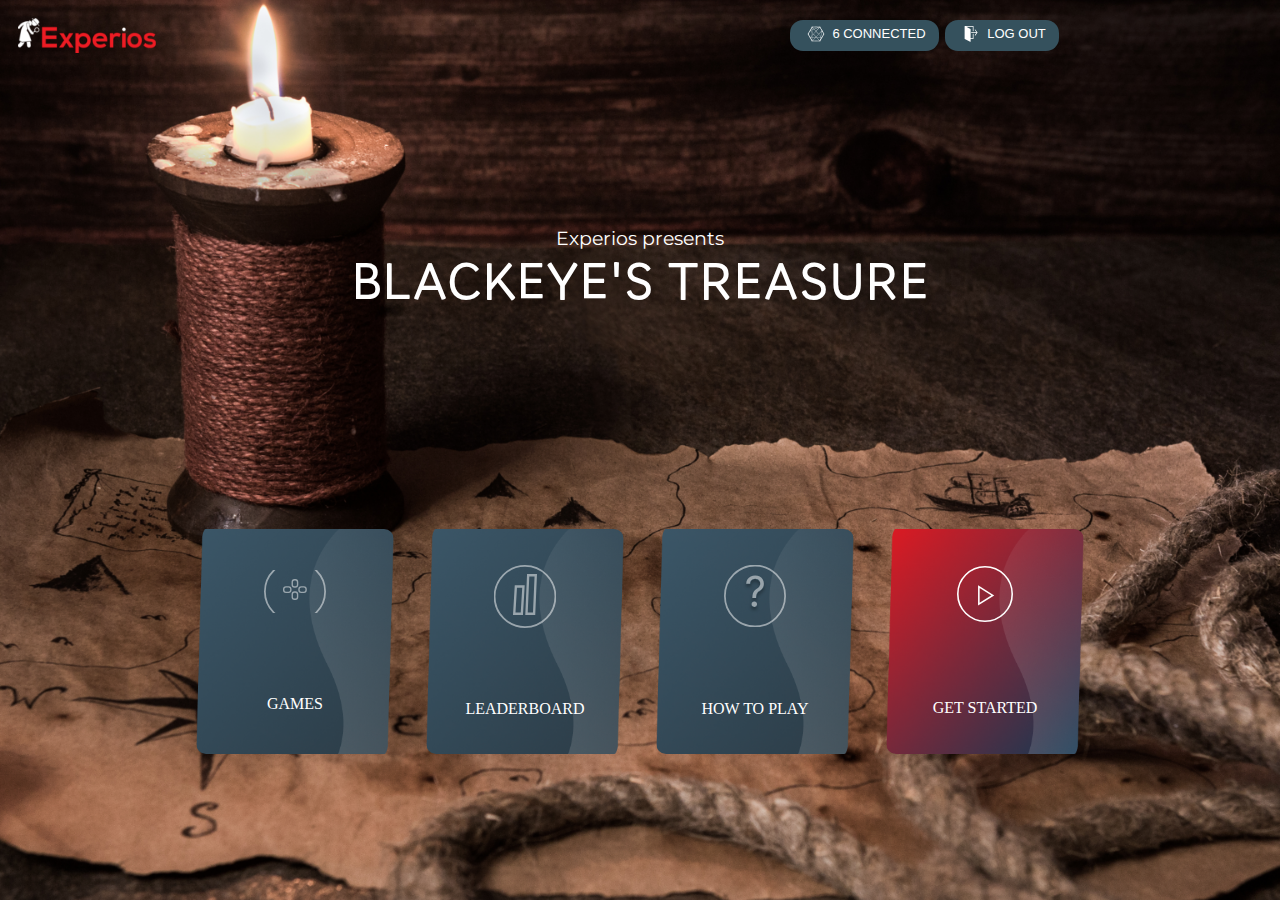
<file: main-menu.html>
<!DOCTYPE html>
<html lang="en">

<head>
  <meta charset="UTF-8" />
  <meta name="viewport" content="width=device-width, initial-scale=1.0" />
  <link rel="stylesheet" href="main-menu.css" />
  <link rel="preconnect" href="https://fonts.googleapis.com" />
  <link rel="preconnect" href="https://fonts.gstatic.com" crossorigin />
  <link href="https://fonts.googleapis.com/css2?family=Montserrat:wght@200;400&display=swap" rel="stylesheet" />
  <link rel="preconnect" href="https://fonts.googleapis.com" />
  <link rel="preconnect" href="https://fonts.gstatic.com" crossorigin />
  <link href="https://fonts.googleapis.com/css2?family=Borel&family=Montserrat:wght@200;400&display=swap"
    rel="stylesheet" />
  <title>Main menu</title>
</head>

<body>
  <!-- Navigatin bar Section -->
  <nav>
    <img id="logo" src="images/logo.png" alt="" />
    <div class="nav-buttons">
      <button id="butt-1">
        <div><img src="icons/connectdevelop.svg" alt="" /></div>
        &nbsp;

        <span>6 CONNECTED</span>
      </button>
      <button id="butt-2">
        <div><img src="icons/exit-logout-2857.svg" alt="" /></div>
        &nbsp;
        <span>LOG OUT</span>
      </button>
    </div>
  </nav>

  <!-- Title Section -->
  <div class="title-section">
    <span id="tagline">Experios presents</span>
    <span id="title">BLACKEYE'S TREASURE</span>
  </div>

  <!-- Card Section -->
  <div class="card-container">
    <div class="card">
      <div class="icon"><img src="icons/games-icon.svg" alt="" /></div>
      <span>GAMES</span>
    </div>
    <div class="card">
      <div class="icon"><img src="icons/leaderboard-icon.svg" alt="" /></div>
      <span>LEADERBOARD</span>
    </div>
    <div class="card">
      <div class="icon"><img src="icons/how-to-play-icon.svg" alt="" /></div>
      <span>HOW TO PLAY</span>
    </div>
    <div class="card">
      <div id="get-started-icon"><img src="icons/get-started-icon.svg" alt="" /></div>
      <span>GET STARTED</span>
    </div>
  </div>
</body>

</html>
</file>
<file: main-menu.css>
body {
  background-image: url(images/backgroud.png);
  background-repeat: no-repeat;
  background-size: cover;
  background-attachment: fixed;
  background-position: center;
}

nav {
  margin-left: 10px;
  display: flex;
  align-items: center;
  justify-content: space-around;
  padding: 10px 0px;
}

#logo {
  position: sticky;
  right: 1750px;
}

.nav-buttons {
  display: flex;
}

.nav-buttons img {
  width: 2em;
  height: 1.2em;
}

.nav-buttons button {
  display: flex;
  font-size: 13px;
  margin: 0px 3px;
  color: white;
  background-color: #35515d;
  border-radius: 13px;
  border-width: 0px;
  padding: 0.5em 1em;
  transition: all 0.4s;
  &:active {
    transform: scale(0.9);
  }
}

.title-section {
  color: white;
  display: flex;
  flex-direction: column;
  justify-content: center;
  align-items: center;
  height: 50vh;
}
#tagline {
  font-family: "Montserrat", sans-serif;
  font-size: 19px;
}

#title {
  font-family: "Borel", cursive;
  font-size: 50px;
}

.card-container {
  color: white;
  display: flex;
  flex-wrap: wrap;
  align-items: center;
  justify-content: center;
}

.card {
  background-image: url(images/card-background.png);
  background-repeat: no-repeat;
  background-size: cover;
  background-position: center;
  margin: 1em;
  display: flex;
  flex-flow: column;
  justify-content: space-around;
  align-items: center;
  height: 25vh;
  width: 22vh;
  border-radius: 10px;
  &:last-child {
    background-image: url(images/card-red-background.png);
  }
}

.icon {
  background-image: url(icons/Group\ 3\ Copy.svg);
  background-repeat: no-repeat;
  background-size: cover;
  background-position: center;
  z-index: 0;
  padding: 0.6em 1.2em;
}

.icon img {
  width: 1.5em;
}

#get-started-icon img {
  width: 3.5em;
}

@media screen and (min-width: 500px) and (max-width: 800px) {
  .card-container {
    font-size: 14px;
  }

  #tagline {
    font-family: "Montserrat", sans-serif;
    font-size: 15px;
  }

  #title {
    font-family: "Borel", cursive;
    font-size: 30px;
  }
  #logo {
    width: 120px;
  }

  .nav-buttons button {
    font-size: 10px;
  }
}

@media screen and (max-width: 500px) {
  #tagline {
    font-family: "Montserrat", sans-serif;
    font-size: 10px;
  }

  #title {
    font-family: "Borel", cursive;
    font-size: 20px;
  }
  #logo {
    width: 80px;
  }

  .nav-buttons button {
    font-size: 7px;
  }
  .card-container {
    font-size: 10px;
  }
}
</file>
